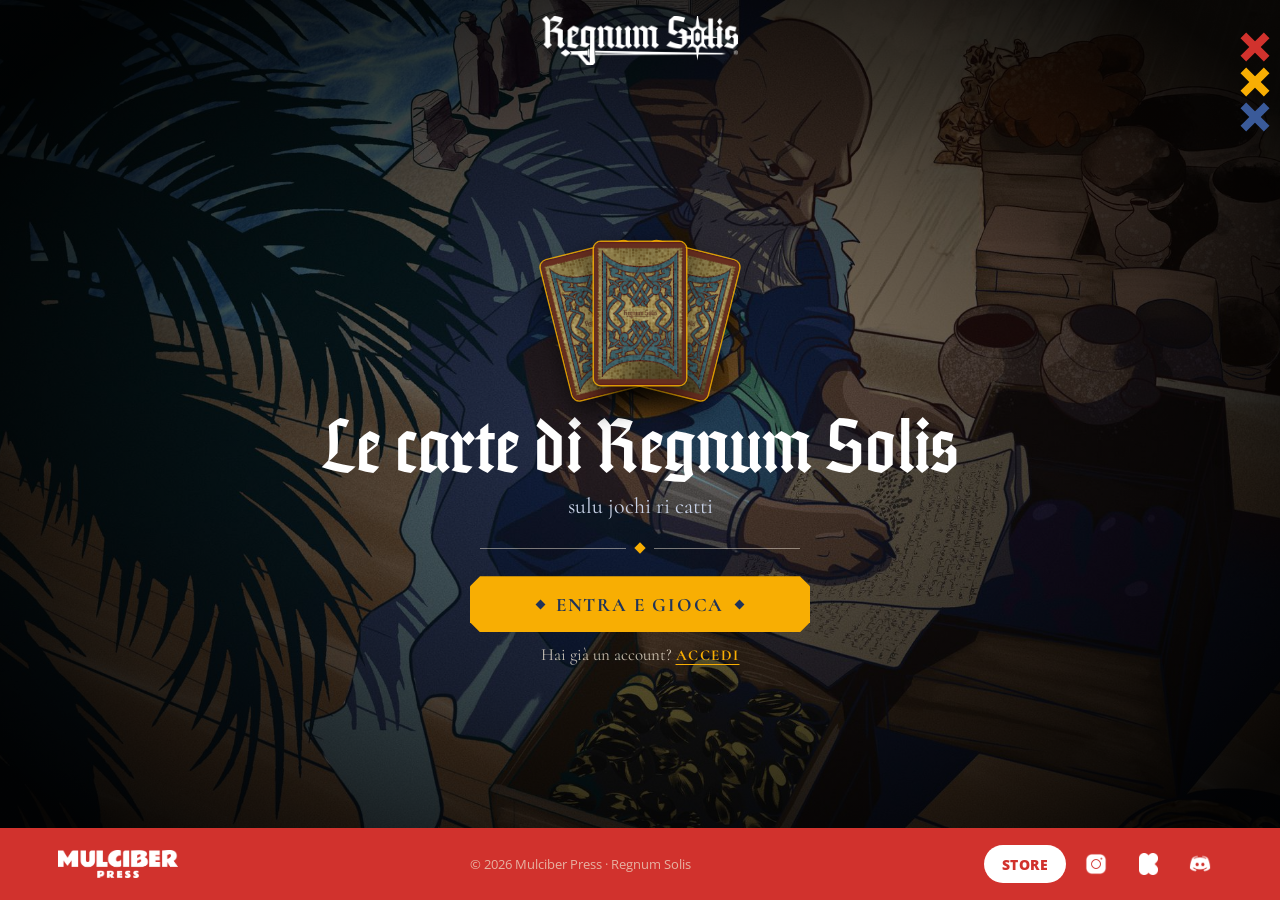
<file: index.html>
<!doctype html>
<html lang="it">
<head>
  <meta charset="utf-8">
  <meta name="viewport" content="width=device-width, initial-scale=1, viewport-fit=cover">
  <meta name="theme-color" content="#0E0A07">
  <meta name="description" content="Le carte di Regnum Solis: pesca dal mazzo siciliano illustrato per la Sicilia medievale.">
  <title>Le carte di Regnum Solis</title>
  <link rel="icon" type="image/png" href="./assets/brand/favicon.png">
  <link rel="apple-touch-icon" href="./assets/brand/favicon.png">
  <link rel="preconnect" href="https://fonts.googleapis.com">
  <link rel="preconnect" href="https://fonts.gstatic.com" crossorigin>
  <link href="https://fonts.googleapis.com/css2?family=Cormorant:ital,wght@0,400;0,500;0,600;1,400;1,500&family=Cormorant+SC:wght@500;600;700&family=Open+Sans:wght@400;600;800&display=swap" rel="stylesheet">
  <link rel="preload" as="font" type="font/woff2" href="./assets/fonts/sachsenwald-regular.woff2" crossorigin>
  <link rel="stylesheet" href="./style.css?v=24">
  <link rel="stylesheet" href="./landing.css?v=24">
  <script src="./config.js?v=24"></script>
  <script src="https://accounts.google.com/gsi/client" async defer></script>
  <script>
    // Già dentro? Vai dritto alle carte
    (function () {
      try {
        var s = JSON.parse(localStorage.getItem("rs_sessione") || sessionStorage.getItem("rs_sessione") || "null");
        var g = (window.RS_CONFIG && RS_CONFIG.SESSIONE_GIORNI) || 30;
        if (s && s.token && s.email && Date.now() - (s.at || 0) < g * 864e5) location.replace("./carte.html");
      } catch (e) {}
    })();
  </script>
</head>
<body class="landing">
  <svg class="xx" viewBox="0 0 90 300" aria-hidden="true"><path d="M10 10l70 70M80 10L10 80" stroke="#D1322D"/><path d="M10 115l70 70M80 115l-70 70" stroke="#F8AE03"/><path d="M10 220l70 70M80 220l-70 70" stroke="#3A5A99"/></svg>

  <main class="lp">
    <img class="lp-logo" src="./assets/brand/regnum-solis-bianco.png" alt="Regnum Solis" width="900" height="224">

    <section class="intro" id="intro" aria-labelledby="lpTitle">
      <span class="intro-cards" aria-hidden="true">
        <img src="./assets/cards/retro.png" alt="" width="456" height="712">
        <img src="./assets/cards/retro.png" alt="" width="456" height="712">
        <img src="./assets/cards/retro.png" alt="" width="456" height="712">
      </span>
      <h1 class="lp-title" id="lpTitle">Le carte di Regnum Solis</h1>
      <p class="intro-sub" lang="scn">sulu jochi ri catti</p>
      <div class="divider" aria-hidden="true"><span></span><i></i><span></span></div>
      <button class="btn btn--primary intro-cta" id="playBtn" type="button" aria-controls="sheet" aria-expanded="false"><i aria-hidden="true"></i>Entra e gioca<i aria-hidden="true"></i></button>
      <p class="lp-switch">Hai già un account? <button type="button" id="introLogin">Accedi</button></p>
    </section>

    <section class="sheet" id="sheet" aria-label="Registrazione e accesso" hidden>
      <div class="sheet-crown" aria-hidden="true">
        <span class="crown-cards">
          <img src="./assets/cards/retro.png" alt="" width="456" height="712">
          <img src="./assets/cards/retro.png" alt="" width="456" height="712">
          <img src="./assets/cards/retro.png" alt="" width="456" height="712">
        </span>
      </div>

      <div class="sheet-body">
        <button class="sheet-back" id="backBtn" type="button">← Indietro</button>

        <div class="tabs" role="tablist" aria-label="Tipo di accesso">
          <button class="tab" id="tabReg" type="button" role="tab" aria-selected="true" aria-controls="authForm">Registrati</button>
          <button class="tab" id="tabLog" type="button" role="tab" aria-selected="false" aria-controls="authForm">Accedi</button>
        </div>

        <form class="auth" id="authForm" role="tabpanel" aria-labelledby="tabReg" novalidate>
          <p class="lp-sub" id="lpSub"></p>
          <div class="field">
            <label for="email">Email</label>
            <input id="email" name="email" type="email" inputmode="email" autocomplete="email" autocapitalize="off" spellcheck="false" required aria-describedby="emailErr">
            <p class="field-err" id="emailErr" aria-live="polite"></p>
          </div>

          <div class="field">
            <label for="password">Password</label>
            <div class="pw">
              <input id="password" name="password" type="password" autocomplete="new-password" minlength="8" required aria-describedby="pwHint pwErr">
              <button class="pw-toggle" id="pwToggle" type="button" aria-pressed="false" aria-controls="password">Mostra</button>
            </div>
            <p class="field-hint" id="pwHint">Almeno 8 caratteri</p>
            <p class="field-err" id="pwErr" aria-live="polite"></p>
          </div>

          <label class="check" id="newsletterRow">
            <input type="checkbox" id="newsletter" name="newsletter">
            <span class="check-box" aria-hidden="true"></span>
            <span class="check-text">Iscrivimi alla mailing list di Regnum Solis: novità, uscite ed eventi. Puoi disiscriverti quando vuoi.</span>
          </label>

          <p class="form-msg" id="formMsg" role="alert"></p>

          <button class="btn btn--primary" id="submitBtn" type="submit"><i aria-hidden="true"></i><span id="submitLabel">Registrati</span><i aria-hidden="true"></i></button>

          <div class="google" id="googleBox" hidden>
            <div class="oppure" aria-hidden="true"><span>oppure</span></div>
            <div class="google-btn" id="googleBtn"></div>
          </div>

          <p class="lp-switch"><span id="switchText">Hai già un account?</span> <button type="button" id="switchBtn">Accedi</button></p>
          <p class="lp-privacy">Usiamo la tua email per l'accesso e, solo se lo scegli, per la mailing list. <a href="./privacy.html">Informativa privacy</a></p>
        </form>
      </div>
    </section>
  </main>

  <footer class="site-footer">
    <div class="sf-inner">
      <a class="sf-brand" href="https://mulciber-games.sumupstore.com/pagina/chi-siamo" target="_blank" rel="noopener">
        <img src="./assets/brand/mulciber-press.png" alt="Mulciber Press" width="600" height="138">
      </a>
      <nav class="sf-links" aria-label="Canali Mulciber Press">
        <a class="sf-store" href="https://mulciber-games.sumupstore.com/" target="_blank" rel="noopener">Store</a>
        <a class="sf-icon" href="https://instagram.com/regnumsolis" target="_blank" rel="noopener" aria-label="Instagram" title="Instagram"><img src="./assets/brand/instagram.png" alt="" width="100" height="100"></a>
        <a class="sf-icon" href="https://www.kickstarter.com/projects/mulcibergames/regnum-solis-la-sicilia-medievale-in-gdr" target="_blank" rel="noopener" aria-label="Kickstarter" title="Kickstarter"><img src="./assets/brand/kickstarter.png" alt="" width="89" height="100"></a>
        <a class="sf-icon" href="https://discord.gg/AQD8jS86pF" target="_blank" rel="noopener" aria-label="Discord" title="Discord"><img src="./assets/brand/discord.png" alt="" width="100" height="100"></a>
      </nav>
      <p class="sf-copy">© 2026 Mulciber Press · Regnum Solis</p>
    </div>
  </footer>

  <script src="./auth.js?v=24" defer></script>
</body>
</html>
</file>
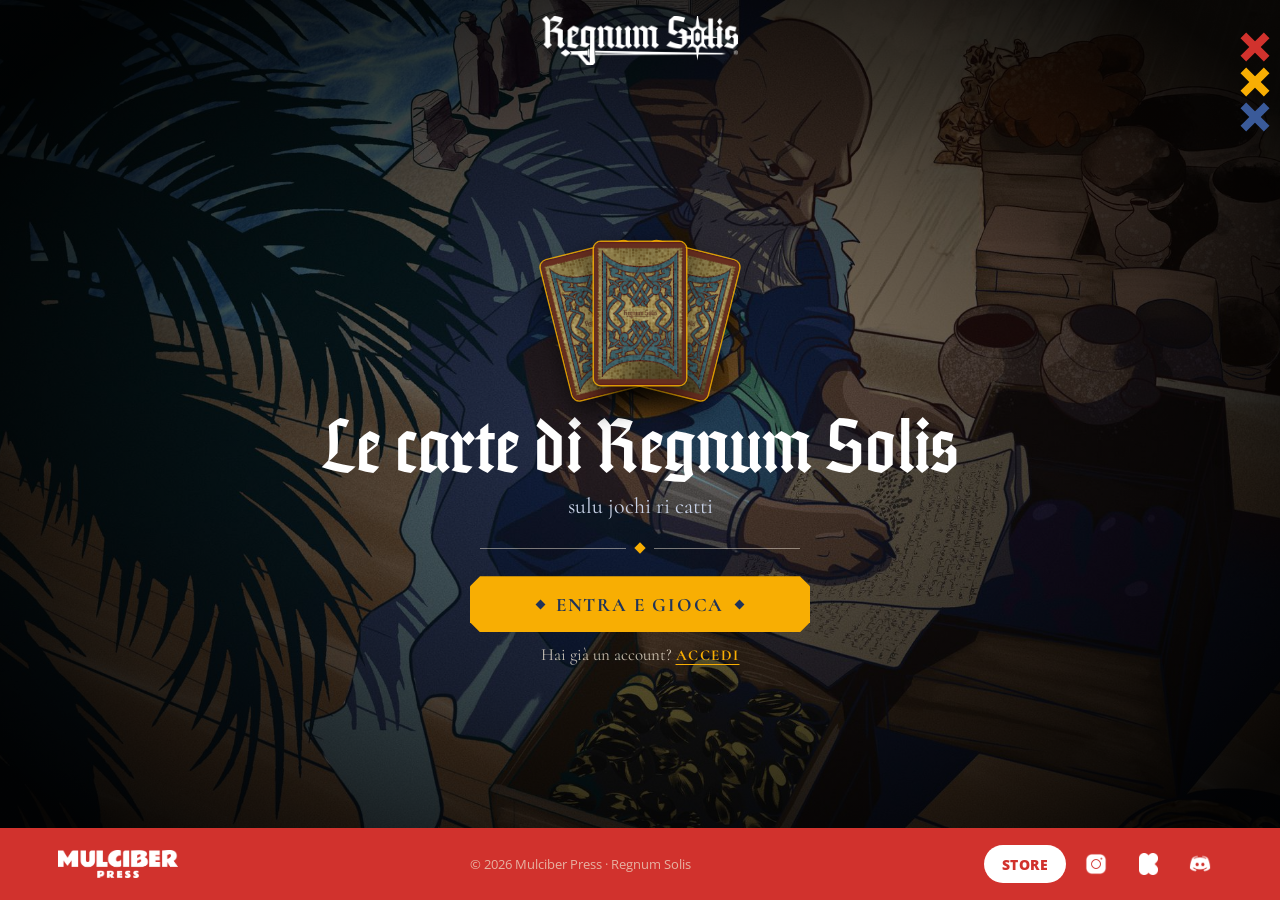
<file: carte.html>
<!doctype html>
<html lang="it">
<head>
  <meta charset="utf-8">
  <meta name="viewport" content="width=device-width, initial-scale=1, viewport-fit=cover">
  <meta name="theme-color" content="#15110C">
  <meta name="description" content="Pesca una carta dal mazzo siciliano di Regnum Solis: 40 carte, senza reinserimento.">
  <title>Regnum Solis · Il Mazzo Siciliano</title>
  <meta name="robots" content="noindex">
  <script src="./config.js?v=24"></script>
  <script src="./gate.js?v=24"></script>
  <link rel="icon" type="image/png" href="./assets/brand/favicon.png">
  <link rel="apple-touch-icon" href="./assets/brand/favicon.png">
  <link rel="preconnect" href="https://fonts.googleapis.com">
  <link rel="preconnect" href="https://fonts.gstatic.com" crossorigin>
  <link href="https://fonts.googleapis.com/css2?family=Cormorant:ital,wght@0,400;0,500;0,600;1,400;1,500&family=Cormorant+SC:wght@500;600;700&family=Open+Sans:wght@400;600;800&display=swap" rel="stylesheet">
  <link rel="preload" as="image" href="./assets/cards/retro.png">
  <link rel="preload" as="font" type="font/woff2" href="./assets/fonts/sachsenwald-regular.woff2" crossorigin>
  <link rel="stylesheet" href="./style.css?v=24">
</head>
<body>
  <svg class="xx" viewBox="0 0 90 300" aria-hidden="true"><path d="M10 10l70 70M80 10L10 80" stroke="#D1322D"/><path d="M10 115l70 70M80 115l-70 70" stroke="#F8AE03"/><path d="M10 220l70 70M80 220l-70 70" stroke="#3A5A99"/></svg>
  <div class="app">
    <header class="topbar">
      <img class="logo-rs" src="./assets/brand/regnum-solis-bianco.png" alt="Regnum Solis" width="900" height="224">
    </header>

    <main class="table">
      <section class="deck" aria-label="Mazzo">
        <button class="deck-stack" id="deckBtn" type="button" aria-label="Pesca una carta dal mazzo">
          <img src="./assets/cards/retro.png" alt="" class="deck-card deck-card--3">
          <img src="./assets/cards/retro.png" alt="" class="deck-card deck-card--2">
          <img src="./assets/cards/retro.png" alt="" class="deck-card deck-card--1">
        </button>
        <p class="deck-hint" id="deckHint">40 carte · Tocca per pescare</p>
      </section>

      <section class="stage" aria-label="Carta pescata">
        <button class="flip" id="flip" type="button" aria-label="Pesca una carta">
          <span class="flip-inner">
            <span class="face face--back"><img src="./assets/cards/retro.png" alt="Retro della carta"></span>
            <span class="face face--front"><img id="frontImg" src="./assets/cards/retro.png" alt=""></span>
          </span>
        </button>
      </section>

      <section class="panel" aria-live="polite">
        <div class="divider" aria-hidden="true"><span></span><i></i><span></span></div>
        <h1 class="card-name" id="cardName">Tocca il mazzo</h1>
        <div class="history">
          <p class="history-label">Ultime pescate</p>
          <ul class="chips" id="history"><li class="chips-empty">Nessuna pescata, per ora</li></ul>
        </div>
        <p class="panel-tip">Le carte pescate escono dal mazzo: tornano solo quando rimescoli.</p>
      </section>

      <div class="actions">
        <button class="btn btn--primary" id="drawBtn" type="button"><i aria-hidden="true"></i><span id="drawLabel">Pesca una carta</span><i aria-hidden="true"></i></button>
        <button class="btn btn--secondary" id="shuffleBtn" type="button"><i aria-hidden="true"></i>Rimescola<i aria-hidden="true"></i></button>
      </div>
    </main>

  </div>

  <footer class="site-footer">
    <div class="sf-inner">
      <a class="sf-brand" href="https://mulciber-games.sumupstore.com/pagina/chi-siamo" target="_blank" rel="noopener">
        <img src="./assets/brand/mulciber-press.png" alt="Mulciber Press" width="600" height="138">
      </a>
      <nav class="sf-links" aria-label="Canali Mulciber Press">
        <button class="sf-exit" id="logoutBtn" type="button">Esci</button>
        <a class="sf-store" href="https://mulciber-games.sumupstore.com/" target="_blank" rel="noopener">Store</a>
        <a class="sf-icon" href="https://instagram.com/regnumsolis" target="_blank" rel="noopener" aria-label="Instagram" title="Instagram"><img src="./assets/brand/instagram.png" alt="" width="100" height="100"></a>
        <a class="sf-icon" href="https://www.kickstarter.com/projects/mulcibergames/regnum-solis-la-sicilia-medievale-in-gdr" target="_blank" rel="noopener" aria-label="Kickstarter" title="Kickstarter"><img src="./assets/brand/kickstarter.png" alt="" width="89" height="100"></a>
        <a class="sf-icon" href="https://discord.gg/AQD8jS86pF" target="_blank" rel="noopener" aria-label="Discord" title="Discord"><img src="./assets/brand/discord.png" alt="" width="100" height="100"></a>
      </nav>
      <p class="sf-copy">© 2026 Mulciber Press · Regnum Solis</p>
    </div>
  </footer>
  <script src="./app.js?v=24" defer></script>
</body>
</html>
</file>
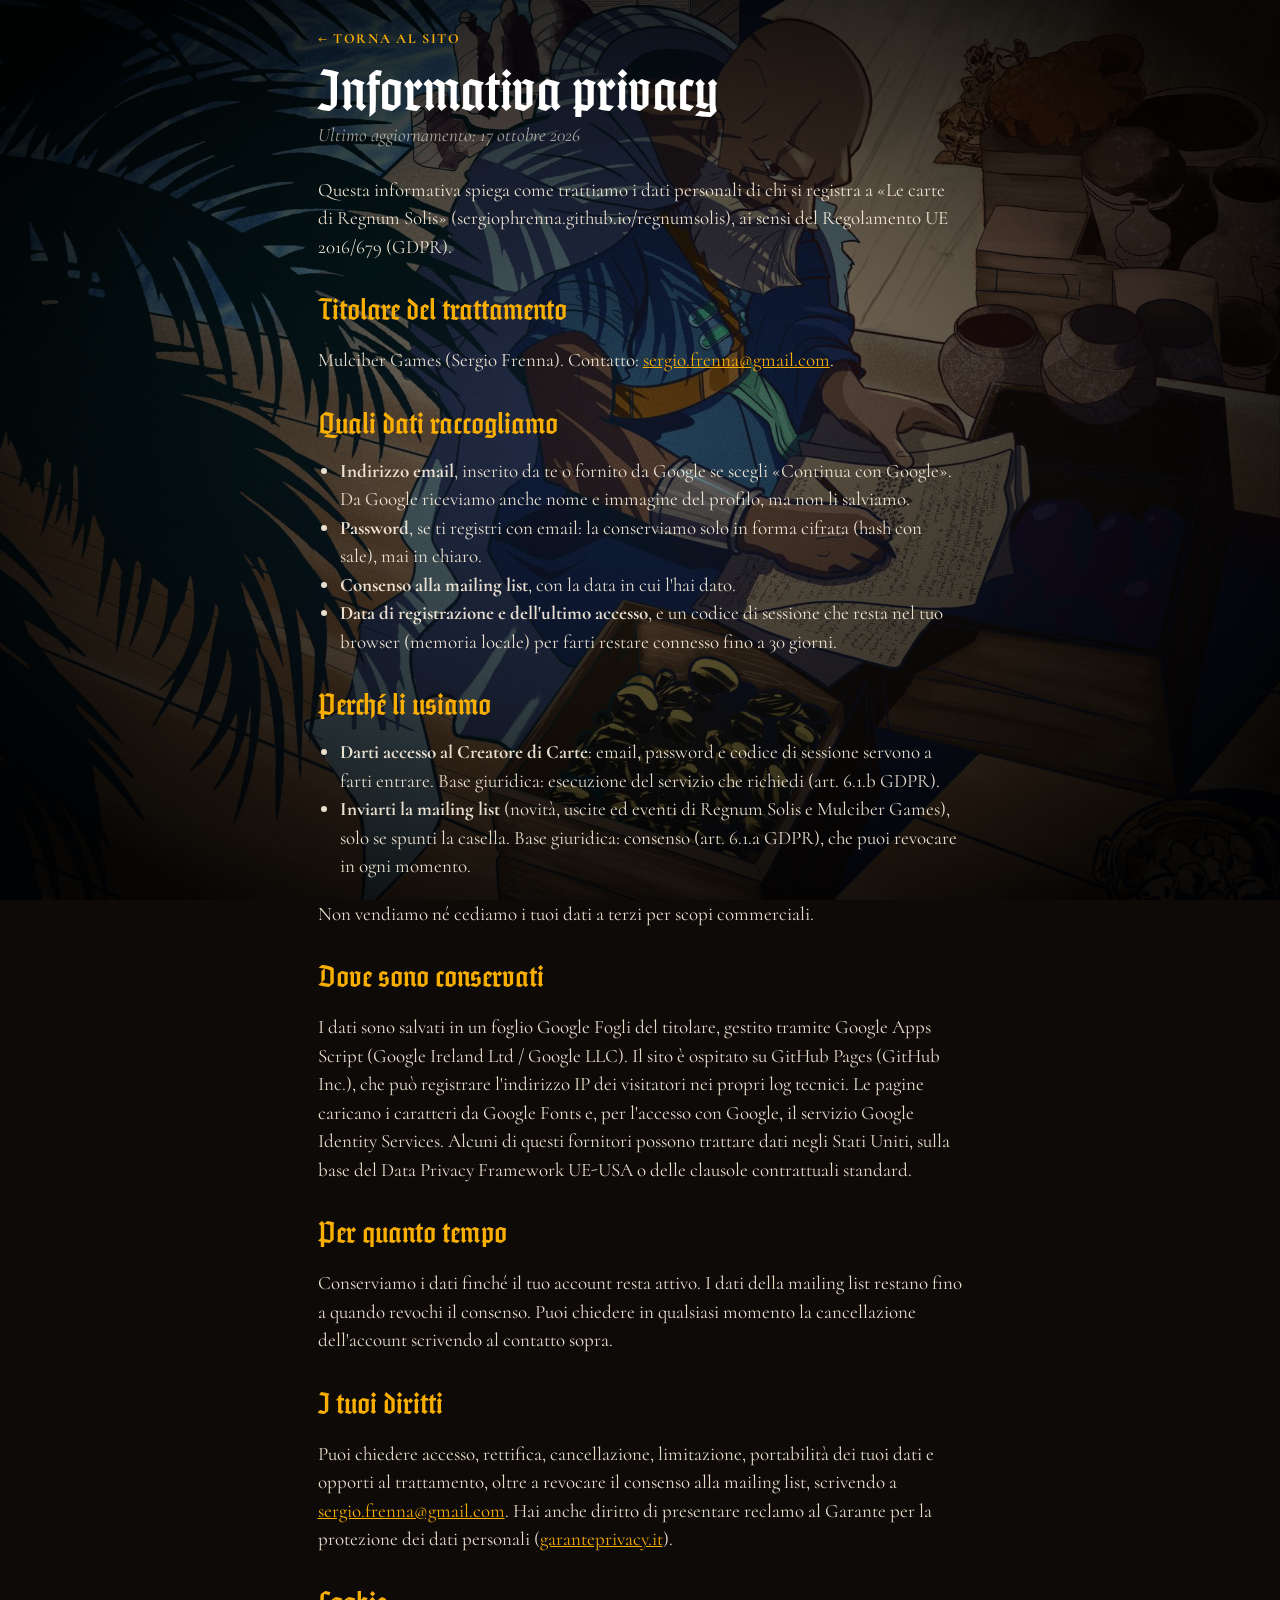
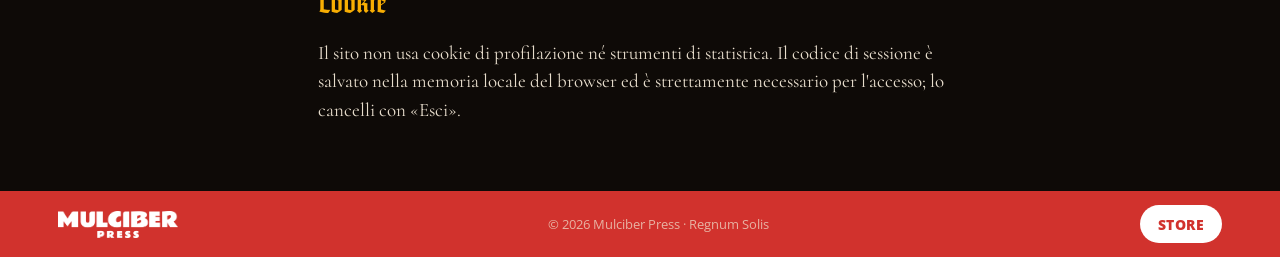
<file: privacy.html>
<!doctype html>
<html lang="it">
<head>
  <meta charset="utf-8">
  <meta name="viewport" content="width=device-width, initial-scale=1, viewport-fit=cover">
  <meta name="theme-color" content="#0E0A07">
  <title>Informativa privacy · Le carte di Regnum Solis</title>
  <link rel="icon" type="image/png" href="./assets/brand/favicon.png">
  <link rel="preconnect" href="https://fonts.googleapis.com">
  <link rel="preconnect" href="https://fonts.gstatic.com" crossorigin>
  <link href="https://fonts.googleapis.com/css2?family=Cormorant:ital,wght@0,400;0,500;0,600;1,400;1,500&family=Cormorant+SC:wght@500;600;700&family=Open+Sans:wght@400;600;800&display=swap" rel="stylesheet">
  <link rel="stylesheet" href="./style.css?v=20">
  <link rel="stylesheet" href="./landing.css?v=20">
  <style>
    .doc { position: relative; z-index: 1; width: min(760px, 100%); margin: 0 auto; padding: 28px var(--gutter) 48px; }
    .doc-back { display: inline-block; margin-bottom: 18px; font-family: var(--f-display); font-weight: 700; font-size: 14px; letter-spacing: .12em; text-transform: uppercase; color: rgba(255,244,226,.75); text-decoration: none; }
    .doc-back:hover { color: var(--giallo); }
    .doc h1 { margin: 0 0 6px; font-family: var(--f-title); font-weight: 400; font-size: clamp(34px, 8vw, 48px); line-height: 1.05; }
    .doc .agg { margin: 0 0 26px; font-style: italic; color: rgba(255,244,226,.65); }
    .doc h2 { margin: 30px 0 8px; font-family: var(--f-title); font-weight: 400; font-size: 26px; color: var(--giallo); }
    .doc p, .doc li { font-size: 19px; line-height: 1.5; color: rgba(255,244,226,.9); }
    .doc ul { padding-left: 22px; }
    .doc a { color: var(--giallo); }
  </style>
</head>
<body class="landing">
  <main class="doc">
    <a class="doc-back" href="./">← Torna al sito</a>
    <h1>Informativa privacy</h1>
    <p class="agg">Ultimo aggiornamento: 17 ottobre 2026</p>

    <p>Questa informativa spiega come trattiamo i dati personali di chi si registra a «Le carte di Regnum Solis» (sergiophrenna.github.io/regnumsolis), ai sensi del Regolamento UE 2016/679 (GDPR).</p>

    <h2>Titolare del trattamento</h2>
    <p>Mulciber Games (Sergio Frenna). Contatto: <a href="mailto:sergio.frenna@gmail.com">sergio.frenna@gmail.com</a>.</p>

    <h2>Quali dati raccogliamo</h2>
    <ul>
      <li><strong>Indirizzo email</strong>, inserito da te o fornito da Google se scegli «Continua con Google». Da Google riceviamo anche nome e immagine del profilo, ma non li salviamo.</li>
      <li><strong>Password</strong>, se ti registri con email: la conserviamo solo in forma cifrata (hash con sale), mai in chiaro.</li>
      <li><strong>Consenso alla mailing list</strong>, con la data in cui l'hai dato.</li>
      <li><strong>Data di registrazione e dell'ultimo accesso</strong>, e un codice di sessione che resta nel tuo browser (memoria locale) per farti restare connesso fino a 30 giorni.</li>
    </ul>

    <h2>Perché li usiamo</h2>
    <ul>
      <li><strong>Darti accesso al Creatore di Carte</strong>: email, password e codice di sessione servono a farti entrare. Base giuridica: esecuzione del servizio che richiedi (art. 6.1.b GDPR).</li>
      <li><strong>Inviarti la mailing list</strong> (novità, uscite ed eventi di Regnum Solis e Mulciber Games), solo se spunti la casella. Base giuridica: consenso (art. 6.1.a GDPR), che puoi revocare in ogni momento.</li>
    </ul>
    <p>Non vendiamo né cediamo i tuoi dati a terzi per scopi commerciali.</p>

    <h2>Dove sono conservati</h2>
    <p>I dati sono salvati in un foglio Google Fogli del titolare, gestito tramite Google Apps Script (Google Ireland Ltd / Google LLC). Il sito è ospitato su GitHub Pages (GitHub Inc.), che può registrare l'indirizzo IP dei visitatori nei propri log tecnici. Le pagine caricano i caratteri da Google Fonts e, per l'accesso con Google, il servizio Google Identity Services. Alcuni di questi fornitori possono trattare dati negli Stati Uniti, sulla base del Data Privacy Framework UE-USA o delle clausole contrattuali standard.</p>

    <h2>Per quanto tempo</h2>
    <p>Conserviamo i dati finché il tuo account resta attivo. I dati della mailing list restano fino a quando revochi il consenso. Puoi chiedere in qualsiasi momento la cancellazione dell'account scrivendo al contatto sopra.</p>

    <h2>I tuoi diritti</h2>
    <p>Puoi chiedere accesso, rettifica, cancellazione, limitazione, portabilità dei tuoi dati e opporti al trattamento, oltre a revocare il consenso alla mailing list, scrivendo a <a href="mailto:sergio.frenna@gmail.com">sergio.frenna@gmail.com</a>. Hai anche diritto di presentare reclamo al Garante per la protezione dei dati personali (<a href="https://www.garanteprivacy.it" target="_blank" rel="noopener">garanteprivacy.it</a>).</p>

    <h2>Cookie</h2>
    <p>Il sito non usa cookie di profilazione né strumenti di statistica. Il codice di sessione è salvato nella memoria locale del browser ed è strettamente necessario per l'accesso; lo cancelli con «Esci».</p>
  </main>

  <footer class="site-footer">
    <div class="sf-inner">
      <a class="sf-brand" href="https://mulciber-games.sumupstore.com/pagina/chi-siamo" target="_blank" rel="noopener">
        <img src="./assets/brand/mulciber-press.png" alt="Mulciber Press" width="600" height="138">
      </a>
      <nav class="sf-links" aria-label="Canali Mulciber Press">
        <a class="sf-store" href="https://mulciber-games.sumupstore.com/" target="_blank" rel="noopener">Store</a>
      </nav>
      <p class="sf-copy">© 2026 Mulciber Press · Regnum Solis</p>
    </div>
  </footer>
</body>
</html>
</file>
<file: style.css>
/* Regnum Solis · Il Mazzo Siciliano — mobile-first */
@font-face { font-family: "Sachsenwald"; src: url("./assets/fonts/sachsenwald-regular.woff2") format("woff2"); font-weight: 400; font-display: swap; }
@font-face { font-family: "Sachsenwald"; src: url("./assets/fonts/sachsenwald-light.woff2") format("woff2"); font-weight: 300; font-display: swap; }
:root {
  --notte: #16130D;
  /* tricromia Mulciber: blu, rosso, giallo */
  --blu: #203459;
  --rosso: #D1322D;
  --giallo: #F8AE03;
  --sfondo: var(--blu);
  --sfondo-scuro: #142240;
  --crepuscolo: #2A2416;
  --terra: #3D3821;
  --oro: #D2B262;
  --oro-scuro: #8E733E;
  --acqua: #86AB9E;
  --acqua-scura: #2D7674;
  --sangue: #CF5145;
  --bruno: #592D1C;
  --pergamena: #FFFFFF;
  --nebbia: #C9D3E8;

  /* colori dei semi, ripresi dalle carte */
  --coppe: #FF5A4E;
  --denari: #F8AE03;
  --spade: #18A4A9;
  --bastoni: #F27A3D;
  --footer: var(--rosso);
  --ombra: rgba(18,13,8,.76);
  --chip-bg: rgba(12,9,6,.6);

  --f-title: "Sachsenwald", "Cormorant SC", Georgia, serif;
  --f-display: "Cormorant SC", "Cormorant", Georgia, serif;
  --f-body: "Cormorant", Georgia, serif;
  --f-ui: "Open Sans", system-ui, sans-serif;

  --chamfer: 10px;
  --radius-card: 14px;
  --flip-ms: 700ms;
  --gutter: 20px;
}

*, *::before, *::after { box-sizing: border-box; }
html, body { height: 100%; }
body {
  margin: 0;
  height: 100vh; height: 100dvh;
  display: grid; grid-template-rows: minmax(0, 1fr) auto;
  background: #15110C url("./assets/brand/mappa-sicilia-m.jpg") center / cover no-repeat;
  color: var(--pergamena);
  font-family: var(--f-body);
  -webkit-font-smoothing: antialiased;
  -webkit-tap-highlight-color: transparent;
  overflow: hidden;
}
img { display: block; max-width: 100%; }
button { font: inherit; color: inherit; background: none; border: 0; padding: 0; cursor: pointer; }
:focus-visible { outline: 2px solid var(--acqua); outline-offset: 4px; }

/* Background: mappa della Sicilia in ombra + vignetta */
@media (min-width: 700px) { body { background-image: url("./assets/brand/mappa-sicilia.jpg"); } }
body::before, body::after { content: ""; position: fixed; inset: 0; pointer-events: none; z-index: 0; }
body::before { background: var(--ombra); }
body::after {
  background: radial-gradient(120% 80% at 50% 45%, rgba(0,0,0,0) 35%, rgba(0,0,0,.55) 100%);
}

/* ---------- Layout (mobile) ---------- */
.app {
  position: relative; z-index: 1;
  min-height: 0; width: 100%;
  display: grid;
  grid-template-rows: auto minmax(0, 1fr);
  gap: 12px;
  padding: max(16px, env(safe-area-inset-top)) var(--gutter) 14px;
  max-width: 520px; margin: 0 auto;
}

.topbar { display: flex; flex-direction: column; align-items: center; gap: 6px; }
/* Tre X tricolori a filo del bordo destro */
.xx {
  position: fixed; z-index: 2; right: 6px; top: max(18px, env(safe-area-inset-top));
  width: 20px; height: auto;
  fill: none; stroke-width: 24; stroke-linecap: butt; pointer-events: none;
}
.logo-rs { width: min(210px, 56vw); height: auto; }
.kicker {
  margin: 0; font-family: var(--f-display); font-weight: 600; font-size: 13px; letter-spacing: .16em;
  text-transform: uppercase; color: var(--acqua); text-align: center;
}

.table {
  min-height: 0;
  display: grid;
  grid-template-rows: minmax(0, 1fr) auto auto;
  grid-template-areas: "stage" "panel" "actions";
  gap: 12px;
}
.deck { display: none; grid-area: deck; }
.stage { grid-area: stage; min-height: 0; min-width: 0; display: flex; align-items: center; justify-content: center; container-type: size; position: relative; }
.flip { position: relative; z-index: 1; }
.panel { grid-area: panel; text-align: center; min-width: 0; }
.actions { grid-area: actions; display: grid; gap: 10px; }

/* ---------- Card flip ---------- */
.flip {
  --flip-max: 282px;
  width: min(100cqw, 100cqh * 57 / 89, var(--flip-max));
  aspect-ratio: 57 / 89;
  perspective: 1400px;
  border-radius: var(--radius-card);
}
.flip-inner {
  position: relative; display: block; width: 100%; height: 100%;
  transform-style: preserve-3d;
  transition: transform var(--flip-ms) cubic-bezier(.3,.7,.2,1.05);
}
.flip.is-flipped .flip-inner { transform: rotateY(180deg); }
.flip.is-lifting { animation: lift var(--flip-ms) ease-out; }
@keyframes lift { 0%,100% { transform: translateY(0) scale(1); } 45% { transform: translateY(-10px) scale(1.04); } }

.face {
  position: absolute; inset: 0; display: block;
  border-radius: var(--radius-card); overflow: hidden;
  backface-visibility: hidden; -webkit-backface-visibility: hidden;
  background: var(--bruno);
  box-shadow:
    0 18px 40px -6px rgba(0,0,0,.55),
    0 0 28px rgba(248,174,3,.18);
}
.face img { width: 100%; height: 100%; object-fit: cover; }
.face::after { content: ""; position: absolute; inset: 0; border-radius: inherit; pointer-events: none; box-shadow: inset 0 0 0 1.5px rgba(248,174,3,.85); }
.face--front { transform: rotateY(180deg); background: #fff; }

.flip.is-shuffling, .deck-stack.is-shuffling { animation: riffle 620ms ease-in-out; }
@keyframes riffle {
  0%,100% { transform: translateX(0) rotate(0); }
  20% { transform: translateX(-10px) rotate(-3deg); }
  40% { transform: translateX(9px) rotate(2.5deg); }
  60% { transform: translateX(-6px) rotate(-1.5deg); }
  80% { transform: translateX(4px) rotate(1deg); }
}

/* ---------- Panel ---------- */
.panel-kicker, .panel-tip { display: none; }
.divider { display: flex; align-items: center; gap: 10px; width: min(240px, 70%); margin: 0 auto 4px; }
.divider span { flex: 1; height: 1px; background: rgba(255,244,226,.45); }
.divider i { width: 8px; height: 8px; background: var(--giallo); transform: rotate(45deg); }
.card-name {
  margin: 0; font-family: var(--f-title); font-weight: 400;
  font-size: clamp(28px, 8.4vw, 36px); line-height: 1.1; color: var(--pergamena);
}
.card-meta { margin: 2px 0 0; font-style: italic; font-size: 18px; color: var(--nebbia); }
.card-name.is-new, .card-meta.is-new { animation: fadeUp 420ms ease-out both; }
@keyframes fadeUp { from { opacity: 0; transform: translateY(6px); } to { opacity: 1; transform: none; } }

.history { margin-top: 10px; }
.history-label {
  margin: 0 0 6px; font-family: var(--f-display); font-weight: 600; font-size: 13px; letter-spacing: .14em;
  text-transform: uppercase; color: rgba(255,244,226,.8);
}
.chips {
  list-style: none; margin: 0; padding: 0;
  display: flex; gap: 6px; justify-content: center; flex-wrap: nowrap; overflow: hidden;
  min-height: 30px;
}
.chip {
  --seme: var(--pergamena);
  flex: none; display: inline-flex; align-items: center; gap: 8px;
  padding: 4px 10px 4px 8px; border-radius: 6px;
  background: var(--chip-bg);
  white-space: nowrap; animation: fadeUp 300ms ease-out both;
}
.chip::before { content: ""; width: 6px; height: 6px; border-radius: 50%; background: var(--seme); flex: none; }
.chip--coppe   { --seme: var(--coppe); }
.chip--denari  { --seme: var(--denari); }
.chip--spade   { --seme: var(--spade); }
.chip--bastoni { --seme: var(--bastoni); }
.chip b { font-family: var(--f-display); font-weight: 700; font-size: 15px; text-transform: uppercase; color: var(--pergamena); }
.chip em { font-size: 16px; color: rgba(255,244,226,.85); }
.chips li:nth-child(n+4) { display: none; }
.chips-empty { font-style: italic; font-size: 16px; color: rgba(255,244,226,.7); align-self: center; }

/* ---------- Buttons (chamfered, Daggerheart-like) ---------- */
.btn {
  --cut: var(--chamfer);
  position: relative; isolation: isolate;
  display: flex; align-items: center; justify-content: center; gap: 12px;
  width: 100%; min-height: 56px; padding: 0 24px;
  font-family: var(--f-display); font-weight: 700; font-size: 19px; letter-spacing: .1em; text-transform: uppercase;
  clip-path: polygon(var(--cut) 0, calc(100% - var(--cut)) 0, 100% var(--cut), 100% calc(100% - var(--cut)), calc(100% - var(--cut)) 100%, var(--cut) 100%, 0 calc(100% - var(--cut)), 0 var(--cut));
  transition: transform 120ms ease, filter 160ms ease;
  touch-action: manipulation;
}
.btn i { width: 7px; height: 7px; background: currentColor; transform: rotate(45deg); flex: none; }
.btn:active { transform: translateY(1px) scale(.99); }
.btn--primary { background: var(--giallo); color: var(--blu); }
.btn--secondary { min-height: 48px; font-size: 17px; color: #fff; background: var(--rosso); }
.btn--secondary::before {
  content: ""; position: absolute; inset: 1.5px; z-index: -1;
  background: var(--rosso);
  clip-path: polygon(var(--cut) 0, calc(100% - var(--cut)) 0, 100% var(--cut), 100% calc(100% - var(--cut)), calc(100% - var(--cut)) 100%, var(--cut) 100%, 0 calc(100% - var(--cut)), 0 var(--cut));
  transition: background 160ms ease;
}
@media (hover: hover) {
  .btn--primary:hover { filter: brightness(1.07); }
  .btn--secondary:hover::before { background: #B82A26; }
  /* Inclinazione 3D che segue il mouse (impostata da app.js) */
  .flip, .deck-stack {
    transform: perspective(900px) rotateX(var(--rx, 0deg)) rotateY(var(--ry, 0deg)) translateY(var(--ty, 0px));
    transition: transform 380ms cubic-bezier(.2,.8,.2,1);
  }
  .is-tilting { transition-duration: 90ms; }
}
.btn[disabled] { opacity: .7; cursor: progress; }
.btn.is-empty { opacity: .45; cursor: not-allowed; }
.deck-stack.is-empty { opacity: .3; cursor: not-allowed; }
.deck-stack.is-empty .deck-card { transform: none !important; }

/* ---------- Footer ---------- */
.site-footer {
  position: relative; z-index: 1;
  background: var(--footer);
  color: var(--pergamena);
  padding: 10px var(--gutter) max(10px, env(safe-area-inset-bottom));
}
.sf-inner { max-width: 1440px; margin: 0 auto; display: flex; align-items: center; justify-content: space-between; gap: 12px; }
.sf-brand img { width: 92px; height: auto; }
.sf-links { display: flex; align-items: center; gap: 8px; }
.sf-links a { display: inline-flex; align-items: center; justify-content: center; text-decoration: none; transition: background 160ms ease, opacity 160ms ease; }
.sf-icon { width: 44px; height: 44px; border-radius: 50%; }
.sf-icon img { width: 22px; height: 22px; object-fit: contain; }
.sf-icon:hover { background: rgba(255,255,255,.12); }
.sf-links a[hidden] { display: none; }
.sf-store {
  height: 38px; padding: 0 18px; border-radius: 999px;
  font-family: var(--f-ui); font-weight: 800; font-size: 14px; letter-spacing: .04em; text-transform: uppercase;
  color: var(--footer); background: var(--pergamena);
}
.sf-store:hover { background: #fff; }
.sf-exit {
  height: 38px; padding: 0 14px; border-radius: 999px;
  font-family: var(--f-ui); font-weight: 800; font-size: 14px; letter-spacing: .04em; text-transform: uppercase;
  color: #fff; box-shadow: inset 0 0 0 2px rgba(255,255,255,.85);
}
.sf-exit:hover { background: rgba(255,255,255,.14); }
.sf-copy { display: none; margin: 0; font-family: var(--f-ui); font-size: 13px; color: rgba(241,232,212,.7); }

/* Very short phones: tighten */
@media (max-height: 680px) {
  .app { gap: 6px; }
  .logo-rs { width: 160px; }
  .table { gap: 8px; }
  .history { margin-top: 6px; }
  .btn { min-height: 50px; }
  .btn--secondary { min-height: 42px; }
  .site-footer { padding-top: 6px; padding-bottom: max(6px, env(safe-area-inset-bottom)); }
  .sf-icon { width: 38px; height: 38px; }
  .sf-store { height: 34px; }
}

/* Tablet in verticale */
@media (min-width: 600px) and (max-width: 959px) and (min-height: 760px) {
  .app { max-width: 640px; }
  .flip { --flip-max: 420px; }
  .logo-rs { width: 240px; }
}

/* ---------- Phone in landscape ---------- */
@media (orientation: landscape) and (max-height: 520px) and (max-width: 959px) {
  .app { max-width: 900px; grid-template-rows: auto minmax(0, 1fr); gap: 8px; padding-top: max(10px, env(safe-area-inset-top)); }
  .topbar { flex-direction: row; justify-content: center; gap: 14px; }
  .logo-rs { width: 130px; }
  .table {
    grid-template-columns: minmax(0, 1fr) minmax(0, 1.25fr);
    grid-template-rows: minmax(0, 1fr) auto;
    grid-template-areas: "stage panel" "stage actions";
    column-gap: 24px; align-items: center;
  }
  .stage { height: 100%; }
  .flip { --flip-max: 100cqw; }
  .btn { min-height: 46px; }
  .btn--secondary { min-height: 40px; }
}

/* ---------- Desktop / tablet landscape ---------- */
@media (min-width: 960px) and (min-height: 600px) {
  :root { --gutter: clamp(24px, 4.5vw, 64px); }
  .app { max-width: 1440px; gap: 24px; padding-top: 32px; padding-bottom: 32px; }
  .topbar { flex-direction: row; justify-content: space-between; }
  .xx { width: 30px; top: 32px; right: 10px; }
  .site-footer { padding-top: 14px; padding-bottom: 14px; }
  .sf-brand img { width: 120px; }
  .sf-links { order: 3; }
  .sf-copy { display: inline; }
  .logo-rs { width: 232px; }
  .kicker { font-size: 15px; }

  /* 960–1199px: carta | pannello + azioni (mazzo nascosto) */
  .table {
    grid-template-columns: minmax(0, 1fr) minmax(280px, 360px);
    grid-template-rows: 1fr auto;
    grid-template-areas: "stage panel" "stage actions";
    column-gap: clamp(32px, 5vw, 72px); row-gap: 18px;
    align-items: center;
  }
  .deck { display: none; flex-direction: column; align-items: center; gap: 18px; align-self: end; }
  .deck-stack { position: relative; width: min(236px, 100%); aspect-ratio: 57 / 89; border-radius: var(--radius-card); }
  .deck-card {
    position: absolute; inset: 0; width: 100%; height: 100%; object-fit: cover;
    border-radius: var(--radius-card);
    box-shadow: inset 0 0 0 1.5px rgba(248,174,3,.85), 0 14px 30px -8px rgba(0,0,0,.6);
    outline: 1.5px solid rgba(248,174,3,.7); outline-offset: -1.5px;
    transition: transform 240ms ease;
  }
  .deck-card--3 { transform: translate(10px, -10px) rotate(2.5deg); }
  .deck-card--2 { transform: translate(5px, -5px) rotate(-2deg); }
  .deck-stack:hover .deck-card--3 { transform: translate(22px, -14px) rotate(7deg); }
  .deck-stack:hover .deck-card--2 { transform: translate(10px, -9px) rotate(-4deg); }
  .deck-stack:hover .deck-card--1 { transform: translate(-4px, -12px) rotate(-1.5deg); }
  .deck-hint { margin: 0; font-style: italic; font-size: 18px; color: var(--nebbia); }
  .actions { align-self: start; width: 100%; justify-self: center; }

  .stage { height: 100%; }
  .flip { --flip-max: 410px; }
  .panel { position: relative; padding-left: 52px !important; }
  .panel::before {
    content: ""; position: absolute; left: 0; top: 50%; transform: translateY(-50%);
    height: min(100%, 440px); aspect-ratio: 133 / 1173;
    background: url("./assets/ornaments/colonna.png") center / contain no-repeat;
  }

  .panel {
    text-align: left; align-self: end;
    padding: 0; background: none; border: 0; box-shadow: none;
  }
  .panel-kicker, .panel-tip { display: block; }
  .panel-kicker { margin: 0 0 12px; font-family: var(--f-display); font-weight: 600; font-size: 14px; letter-spacing: .16em; text-transform: uppercase; color: rgba(248,174,3,.85); }
  .card-name { font-size: 42px; }
  .card-meta { font-size: 20px; margin-top: 6px; }
  .divider { order: 0; width: 100%; margin: 18px 0; }
  .panel { display: flex; flex-direction: column; }
  .panel .divider { order: 3; }
  .panel .card-name { order: 1; }
  .panel .card-meta { order: 2; }
  .panel .history { order: 4; margin-top: 0; }
  .panel .panel-tip { order: 5; margin: 18px 0 0; font-size: 17px; color: rgba(255,244,226,.85); line-height: 1.45; }
  .history-label { font-size: 14px; margin-bottom: 10px; }
  .chips { flex-direction: column; align-items: flex-start; gap: 8px; }
  .chips li:nth-child(n+4) { display: inline-flex; }
  .chips li:nth-child(n+6) { display: none; }
}

/* ≥1200px: mazzo | carta | pannello */
@media (min-width: 1200px) and (min-height: 600px) {
  .table {
    grid-template-columns: minmax(240px, 300px) minmax(0, 1fr) minmax(280px, 340px);
    grid-template-areas: "deck stage panel" "actions stage panel";
  }
  .deck { display: flex; }
  .actions { width: min(300px, 100%); }
  .panel { align-self: center; }
}

@media (prefers-reduced-motion: reduce) {
  :root { --flip-ms: 1ms; }
  .flip.is-lifting, .flip.is-shuffling, .deck-stack.is-shuffling, .chip, .is-new { animation: none !important; }
}

/* Telefoni stretti: 2 chip, così non vengono tagliate */
@media (max-width: 420px) { .chips li:nth-child(n+3) { display: none; } }

/* Footer con "Esci": più compatto sui telefoni */
.sf-brand { flex: none; }
@media (max-width: 520px) {
  .sf-links { gap: 2px; }
  .sf-icon { width: 36px; height: 36px; }
  .sf-icon img { width: 20px; height: 20px; }
  .sf-store, .sf-exit { height: 32px; padding: 0 11px; font-size: 12.5px; }
  .sf-exit { margin-right: 4px; }
}
</file>
<file: landing.css>
/* Regnum Solis · pagina di accesso (si appoggia a style.css per font, colori, bottoni e footer) */

body.landing {
  height: auto; min-height: 100vh; min-height: 100dvh;
  overflow-x: hidden; overflow-y: auto;
  background: #0E0A07;
}
body.landing::before {
  background: url("./assets/brand/accesso-sfondo-m.jpg") center / cover no-repeat;
}
@media (min-width: 700px) {
  body.landing { background-image: none; }
  body.landing::before { background-image: url("./assets/brand/accesso-sfondo.jpg"); }
}
body.landing::after {
  /* Sfumatura circolare: più chiara al centro, quasi nera ai margini */
  background: radial-gradient(ellipse 62% 62% at 50% 48%, rgba(0,0,0,.4) 0%, rgba(0,0,0,.62) 50%, rgba(0,0,0,.95) 100%);
}
.landing [hidden] { display: none !important; }

.lp {
  position: relative; z-index: 1;
  display: flex; flex-direction: column; align-items: center;
  padding: max(22px, env(safe-area-inset-top)) var(--gutter) 40px;
}
.lp-logo { width: min(200px, 52vw); height: auto; margin-bottom: 18px; }

/* ---------- Pannello in stile scheda personaggio ---------- */
.sheet {
  --bg: #120E0A;
  --linea: #D9AE4A; /* oro */
  --crown: .54;
  position: relative;
  width: min(460px, 100%);
  margin-top: calc(min(460px, 100vw - 2 * var(--gutter)) * var(--crown) * 412 / 840 - 4px);
  background: var(--bg);
  border: 2.5px solid var(--linea);
  outline: 1px solid var(--linea); outline-offset: -9px;
  box-shadow: 0 30px 70px -20px rgba(0,0,0,.8);
}
/* Arco gotico della scheda PG come corona del pannello */
.sheet-crown {
  position: absolute; z-index: 2; left: 50%; bottom: calc(100% - 2.5px);
  width: calc(var(--crown) * 100%); aspect-ratio: 840 / 412; transform: translateX(-50%);
  pointer-events: none;
}
.sheet-crown::before, .sheet-crown::after { content: ""; position: absolute; inset: 0; }
.sheet-crown::before {
  background: var(--bg);
  -webkit-mask: url("./assets/ornaments/arco-pieno.png") center / 100% 100% no-repeat;
          mask: url("./assets/ornaments/arco-pieno.png") center / 100% 100% no-repeat;
}
.sheet-crown::after {
  background: var(--linea);
  -webkit-mask: url("./assets/ornaments/arco-linee.png") center / 100% 100% no-repeat;
          mask: url("./assets/ornaments/arco-linee.png") center / 100% 100% no-repeat;
}
.crown-cards {
  position: absolute; z-index: 1; left: 50%; bottom: 7%;
  width: 15%; aspect-ratio: 57 / 89; transform: translateX(-50%);
}
.crown-cards img {
  position: absolute; inset: 0; width: 100%; height: 100%; object-fit: cover;
  border-radius: 5px; box-shadow: 0 0 0 1px rgba(248,174,3,.85), 0 6px 14px rgba(0,0,0,.6);
  transform-origin: 50% 110%;
}
.crown-cards img:nth-child(1) { transform: rotate(-16deg) translateX(-14%); }
.crown-cards img:nth-child(2) { transform: rotate(16deg) translateX(14%); }
.crown-cards img:nth-child(3) { transform: translateY(-6%); }

.sheet-body { position: relative; padding: 22px 30px 26px; text-align: center; }
.sheet.is-in { animation: schedaIn 420ms cubic-bezier(.2,.8,.2,1) both; }
@keyframes schedaIn { from { opacity: 0; transform: translateY(18px) scale(.98); } to { opacity: 1; transform: none; } }
.sheet-back {
  display: block; margin: 0 0 10px;
  font-family: var(--f-display); font-weight: 700; font-size: 14px; letter-spacing: .12em; text-transform: uppercase;
  color: rgba(255,244,226,.7);
}
.sheet-back:hover { color: var(--giallo); }
.auth .lp-sub { margin: 0 auto 16px; text-align: center; }

/* ---------- Introduzione ---------- */
.intro {
  display: flex; flex-direction: column; align-items: center; text-align: center;
  width: min(560px, 100%); margin: auto 0; padding: 12px 0 8px;
}
.intro-cards { position: relative; width: 92px; aspect-ratio: 57 / 89; margin: 18px 0 26px; }
.intro-cards img {
  position: absolute; inset: 0; width: 100%; height: 100%; object-fit: cover;
  border-radius: 7px; box-shadow: 0 0 0 1.5px rgba(248,174,3,.85), 0 12px 26px rgba(0,0,0,.6);
  transform-origin: 50% 115%;
  transition: transform 420ms cubic-bezier(.2,.8,.2,1);
}
.intro-cards img:nth-child(1) { transform: rotate(-14deg) translateX(-18%); }
.intro-cards img:nth-child(2) { transform: rotate(14deg) translateX(18%); }
.intro:hover .intro-cards img:nth-child(1) { transform: rotate(-22deg) translateX(-26%); }
.intro:hover .intro-cards img:nth-child(2) { transform: rotate(22deg) translateX(26%); }
.intro:hover .intro-cards img:nth-child(3) { transform: translateY(-8%); }
.intro .lp-title { font-size: clamp(40px, 11vw, 64px); }
.intro-sub { margin: 14px auto 0; max-width: 32ch; font-size: clamp(19px, 4.8vw, 22px); line-height: 1.35; color: var(--nebbia); }
.intro .divider { width: min(320px, 70%); margin: 22px auto 24px; }
.intro-cta { width: min(340px, 100%); }
@media (min-width: 700px) {
  .intro { width: min(820px, 100%); }
  .intro .lp-title { white-space: nowrap; }
}
.lp-title {
  margin: 0; font-family: var(--f-title); font-weight: 400;
  font-size: clamp(34px, 9vw, 46px); line-height: 1.05; color: var(--pergamena);
}
.lp-sub { margin: 10px auto 0; max-width: 34ch; font-size: 19px; line-height: 1.35; color: var(--nebbia); }
.sheet .divider { margin: 18px auto 16px; }

/* ---------- Schede Registrati / Accedi ---------- */
.tabs { display: grid; grid-template-columns: 1fr 1fr; margin: 0 0 22px; }
.tab {
  padding: 10px 6px 9px;
  font-family: var(--f-display); font-weight: 700; font-size: 17px; letter-spacing: .14em; text-transform: uppercase;
  color: rgba(255,244,226,.6);
  border-bottom: 1px solid rgba(217,174,74,.45);
  transition: color 160ms ease, border-color 160ms ease;
}
.tab:hover { color: #fff; }
.tab[aria-selected="true"] { color: var(--giallo); border-bottom: 2px solid var(--giallo); padding-bottom: 8px; }

/* ---------- Campi come le righe della scheda ---------- */
.auth { text-align: left; }
.field { margin-bottom: 16px; }
.field label {
  display: block; margin-bottom: 2px;
  font-family: var(--f-title); font-size: 21px; line-height: 1.1; color: var(--pergamena);
}
.field input {
  width: 100%; padding: 8px 2px 7px;
  font: 500 20px/1.25 var(--f-body); color: #fff;
  background: transparent; border: 0; border-bottom: 1.5px solid var(--linea); border-radius: 0;
  outline: none; transition: border-color 160ms ease;
}
.field input:focus { border-bottom-color: var(--giallo); box-shadow: 0 1px 0 0 var(--giallo); }
.field.has-error input { border-bottom-color: #FF7A6E; box-shadow: 0 1px 0 0 #FF7A6E; }
.field input:-webkit-autofill {
  -webkit-text-fill-color: #fff; caret-color: #fff;
  -webkit-box-shadow: 0 0 0 40px var(--bg) inset; transition: background-color 9999s;
}
.pw { position: relative; }
.pw input { padding-right: 84px; }
.pw-toggle {
  position: absolute; right: 0; bottom: 6px; padding: 4px 6px;
  font-family: var(--f-display); font-weight: 700; font-size: 13px; letter-spacing: .12em; text-transform: uppercase;
  color: rgba(255,244,226,.75);
}
.pw-toggle:hover { color: var(--giallo); }
.field-hint, .field-err { margin: 5px 0 0; font-size: 16px; line-height: 1.3; }
.field-hint { font-style: italic; color: rgba(255,244,226,.6); }
.field-err { color: #FF8F84; }
.field-err:empty { display: none; }
.field.has-error .field-hint { display: none; }

/* Checkbox mailing list */
.check { display: flex; gap: 12px; align-items: flex-start; margin: 4px 0 14px; cursor: pointer; }
.check input { position: absolute; opacity: 0; width: 1px; height: 1px; }
.check-box {
  flex: none; width: 22px; height: 22px; margin-top: 2px;
  border: 1.5px solid var(--linea); display: grid; place-items: center;
  transition: background 140ms ease, border-color 140ms ease;
}
.check-box::after { content: ""; width: 8px; height: 8px; background: var(--blu); transform: rotate(45deg) scale(0); transition: transform 140ms ease; }
.check input:checked + .check-box { background: var(--giallo); border-color: var(--giallo); }
.check input:checked + .check-box::after { transform: rotate(45deg) scale(1); }
.check input:focus-visible + .check-box { outline: 2px solid var(--giallo); outline-offset: 3px; }
.check-text { font-size: 17px; line-height: 1.35; color: rgba(255,244,226,.88); }

.form-msg { margin: 0 0 12px; font-size: 17px; line-height: 1.35; text-align: center; }
.form-msg:empty { display: none; }
.form-msg[data-tipo="errore"] { color: #FF8F84; }
.form-msg[data-tipo="ok"] { color: var(--giallo); }

.auth .btn { margin-top: 6px; padding: 0 16px; gap: 10px; font-size: 17px; letter-spacing: .06em; white-space: nowrap; }
.lp-switch { margin: 16px 0 0; text-align: center; font-size: 17px; color: rgba(255,244,226,.75); }
.lp-switch button {
  font-family: var(--f-display); font-weight: 700; letter-spacing: .1em; text-transform: uppercase; font-size: 15px;
  color: var(--giallo); text-decoration: underline; text-underline-offset: 4px;
}
.lp-privacy { margin: 10px 0 0; text-align: center; font-size: 14.5px; font-style: italic; color: rgba(255,244,226,.55); }

@media (min-width: 960px) {
  .lp { padding-top: 16px; padding-bottom: 20px; }
  .tab { padding-top: 7px; padding-bottom: 7px; }
  .tab[aria-selected="true"] { padding-bottom: 6px; }
  .lp-logo { width: 196px; margin-bottom: 12px; }
  .sheet { --crown: .5; }
  .sheet-body { padding: 26px 40px 22px; }
  .lp-sub { font-size: 18px; margin-top: 8px; max-width: 40ch; }
  .sheet .divider { margin: 14px auto 12px; }
  .tabs { margin-bottom: 16px; }
  .field { margin-bottom: 12px; }
  .lp-switch { margin-top: 12px; }
}
@media (max-width: 420px) {
  .auth .btn i { display: none; }
  .auth .btn { font-size: 16px; letter-spacing: .04em; }
}
@media (max-width: 400px) {
  .sheet-body { padding: 26px 20px 22px; }
  .lp-sub { font-size: 18px; }
}

/* ---------- Continua con Google ---------- */
.google { margin-top: 14px; }
.oppure { display: flex; align-items: center; gap: 12px; margin: 0 0 12px; }
.oppure::before, .oppure::after { content: ""; flex: 1; height: 1px; background: rgba(217,174,74,.45); }
.oppure span { font-family: var(--f-display); font-weight: 600; font-size: 14px; letter-spacing: .14em; text-transform: uppercase; color: rgba(255,244,226,.6); }
.google-btn { display: flex; justify-content: center; min-height: 44px; }

.lp-privacy a { color: rgba(248,174,3,.85); }
</file>
